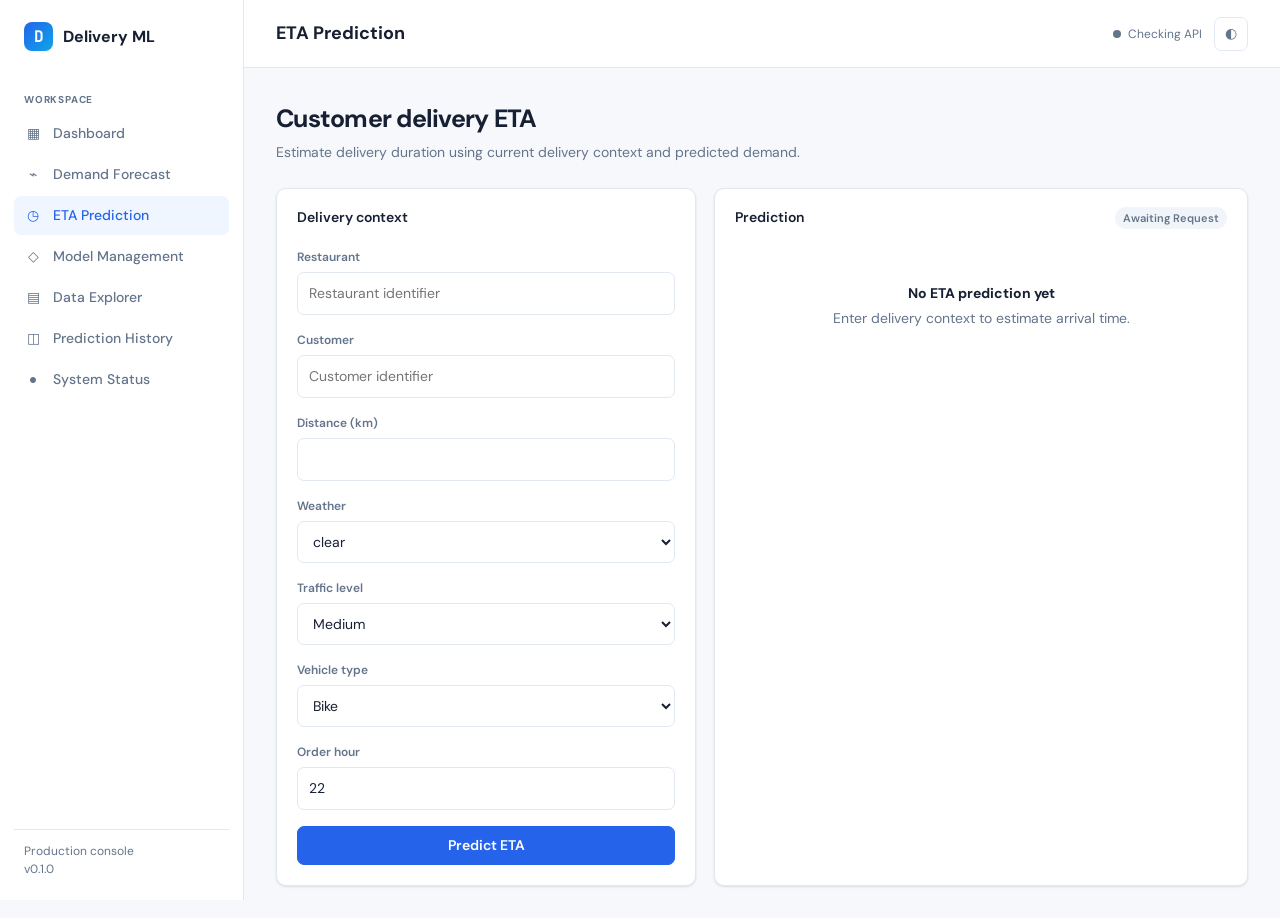
<file: frontend/eta.html>
<!doctype html>
<html lang="en"><head><meta charset="utf-8"><meta name="viewport" content="width=device-width, initial-scale=1"><meta name="api-base-url" content=""><title>ETA Prediction · Delivery ML Platform</title><link rel="preconnect" href="https://fonts.googleapis.com"><link rel="preconnect" href="https://fonts.gstatic.com" crossorigin><link href="https://fonts.googleapis.com/css2?family=DM+Sans:wght@400;500;600;700&family=JetBrains+Mono:wght@500&display=swap" rel="stylesheet"><link rel="stylesheet" href="css/style.css"><link rel="stylesheet" href="css/forms.css"></head><body data-page="eta"><div id="app"></div><script type="module" src="js/eta.js"></script></body></html>
</file>
<file: frontend/css/style.css>
:root { --bg:#f6f8fb; --surface:#fff; --surface-alt:#f1f5f9; --text:#172033; --muted:#64748b; --border:#e2e8f0; --blue:#2563eb; --blue-weak:#eff6ff; --green:#059669; --green-weak:#ecfdf5; --amber:#d97706; --red:#dc2626; --shadow:0 1px 3px rgba(15,23,42,.08),0 1px 2px rgba(15,23,42,.04); --sidebar:244px; }
[data-theme="dark"] { --bg:#0f172a; --surface:#172033; --surface-alt:#1e293b; --text:#e5edf9; --muted:#94a3b8; --border:#29364a; --blue:#60a5fa; --blue-weak:#172b4d; --green:#34d399; --green-weak:#123a34; --amber:#fbbf24; --red:#fb7185; --shadow:0 1px 3px rgba(0,0,0,.3); }
* { box-sizing:border-box; } body { margin:0; min-width:320px; background:var(--bg); color:var(--text); font:14px/1.5 "DM Sans",sans-serif; } button,input,select { font:inherit; } button { cursor:pointer; } a { color:inherit; text-decoration:none; }
.sr-only { position:absolute; width:1px; height:1px; padding:0; margin:-1px; overflow:hidden; clip:rect(0,0,0,0); white-space:nowrap; border:0; }
.app-shell { display:grid; grid-template-columns:var(--sidebar) minmax(0,1fr); min-height:100vh; }.sidebar { position:fixed; z-index:20; width:var(--sidebar); height:100vh; display:flex; flex-direction:column; padding:22px 14px; background:var(--surface); border-right:1px solid var(--border); }.brand { display:flex; align-items:center; gap:10px; padding:0 10px 25px; font-weight:700; font-size:16px; }.brand-mark { display:grid; place-items:center; width:29px; height:29px; border-radius:8px; color:#fff; background:linear-gradient(135deg,#2563eb,#0ea5e9); font-family:"JetBrains Mono",monospace; }.nav-label { margin:16px 10px 7px; color:var(--muted); font-size:10px; font-weight:700; letter-spacing:.08em; text-transform:uppercase; }.nav-item { display:flex; align-items:center; gap:11px; padding:9px 10px; margin:2px 0; border-radius:7px; color:var(--muted); font-weight:500; }.nav-item:hover { color:var(--text); background:var(--surface-alt); }.nav-item.active { color:var(--blue); background:var(--blue-weak); }.nav-icon { width:18px; text-align:center; }.sidebar-footer { margin-top:auto; padding:12px 10px 0; border-top:1px solid var(--border); color:var(--muted); font-size:12px; }
.main { grid-column:2; min-width:0; }.topbar { position:sticky; top:0; z-index:10; display:flex; align-items:center; justify-content:space-between; height:68px; padding:0 32px; background:color-mix(in srgb,var(--surface) 94%,transparent); border-bottom:1px solid var(--border); backdrop-filter:blur(12px); }.topbar-title { margin:0; font-size:18px; }.topbar-actions { display:flex; align-items:center; gap:12px; }.icon-button { display:grid; place-items:center; width:34px; height:34px; color:var(--muted); background:transparent; border:1px solid var(--border); border-radius:7px; }.icon-button:hover { color:var(--text); background:var(--surface-alt); }.api-indicator { display:flex; align-items:center; gap:7px; color:var(--muted); font-size:12px; }.dot { width:8px; height:8px; border-radius:50%; background:var(--muted); }.dot.healthy { background:var(--green); box-shadow:0 0 0 3px var(--green-weak); }.dot.failed { background:var(--red); }.content { max-width:1600px; padding:32px; margin:auto; }.page-heading { display:flex; align-items:flex-start; justify-content:space-between; gap:16px; margin-bottom:25px; }.page-heading h1 { margin:0; font-size:25px; letter-spacing:-.03em; }.page-heading p { margin:4px 0 0; color:var(--muted); }.grid { display:grid; gap:18px; }.grid.metrics { grid-template-columns:repeat(4,minmax(0,1fr)); }.grid.two { grid-template-columns:repeat(2,minmax(0,1fr)); }.grid.three { grid-template-columns:repeat(3,minmax(0,1fr)); }.card { background:var(--surface); border:1px solid var(--border); border-radius:10px; box-shadow:var(--shadow); }.card-header { display:flex; align-items:center; justify-content:space-between; gap:10px; padding:18px 20px 0; }.card-title { margin:0; font-size:14px; font-weight:600; }.card-body { padding:20px; }.metric-card { min-height:122px; padding:18px; }.metric-label { color:var(--muted); font-size:12px; font-weight:500; }.metric-value { display:block; margin-top:9px; font-family:"JetBrains Mono",monospace; font-size:24px; font-weight:500; letter-spacing:-.05em; }.metric-note { display:block; margin-top:8px; color:var(--muted); font-size:11px; }.status-badge { display:inline-flex; align-items:center; gap:5px; padding:3px 8px; border-radius:999px; background:var(--surface-alt); color:var(--muted); font-size:11px; font-weight:600; text-transform:capitalize; }.status-badge.healthy,.status-badge.active,.status-badge.success { color:var(--green); background:var(--green-weak); }.status-badge.failed,.status-badge.error { color:var(--red); background:#fef2f2; }.status-badge.warning { color:var(--amber); background:#fffbeb; }.mono { font-family:"JetBrains Mono",monospace; font-size:12px; }
.table-wrap { overflow:auto; }.data-table { width:100%; border-collapse:collapse; white-space:nowrap; }.data-table th { padding:11px 16px; color:var(--muted); background:var(--surface-alt); border-bottom:1px solid var(--border); font-size:11px; font-weight:700; letter-spacing:.04em; text-align:left; text-transform:uppercase; }.data-table td { padding:13px 16px; border-bottom:1px solid var(--border); font-size:13px; }.data-table tr:last-child td { border:0; }.data-table tbody tr:hover { background:var(--surface-alt); }.empty-state { padding:34px 20px; color:var(--muted); text-align:center; }.empty-state strong { display:block; color:var(--text); margin-bottom:4px; }.spinner { width:22px; height:22px; border:3px solid var(--border); border-top-color:var(--blue); border-radius:50%; animation:spin .7s linear infinite; }.loading { display:flex; justify-content:center; align-items:center; min-height:160px; } @keyframes spin { to { transform:rotate(360deg); } }
.toast-container { position:fixed; right:22px; bottom:22px; z-index:50; display:grid; gap:9px; max-width:360px; }.toast { padding:12px 14px; color:#fff; background:#172033; border-radius:8px; box-shadow:0 8px 20px rgba(15,23,42,.2); animation:appear .2s ease-out; }.toast.error { background:#b91c1c; }.toast.success { background:#047857; } @keyframes appear { from { opacity:0; transform:translateY(8px); } }
@media (max-width:1000px) { .grid.metrics { grid-template-columns:repeat(2,minmax(0,1fr)); } .sidebar { width:64px; padding:18px 8px; }.app-shell { grid-template-columns:64px minmax(0,1fr); }.brand span,.nav-item span:not(.nav-icon),.nav-label,.sidebar-footer { display:none; }.brand { padding:0 9px 24px; }.nav-item { justify-content:center; }.main { grid-column:2; } } @media (max-width:700px) { .sidebar { display:none; }.app-shell { display:block; }.topbar { padding:0 18px; }.topbar-title { font-size:15px; }.content { padding:20px 16px; }.grid.metrics,.grid.two,.grid.three { grid-template-columns:1fr; }.page-heading { display:block; }.page-heading > * + * { margin-top:14px; } .api-indicator { display:none; } }
</file>
<file: frontend/css/forms.css>
.prediction-layout { display:grid; grid-template-columns:minmax(300px,420px) minmax(0,1fr); gap:18px; }.form-grid { display:grid; gap:16px; }.form-field { display:grid; gap:6px; }.form-field label { color:var(--muted); font-size:12px; font-weight:600; }.form-field input,.form-field select { width:100%; padding:10px 11px; color:var(--text); background:var(--surface); border:1px solid var(--border); border-radius:7px; outline:none; }.form-field input:focus,.form-field select:focus { border-color:var(--blue); box-shadow:0 0 0 3px var(--blue-weak); }.button { display:inline-flex; align-items:center; justify-content:center; gap:8px; min-height:39px; padding:0 14px; color:#fff; background:var(--blue); border:1px solid var(--blue); border-radius:7px; font-weight:600; }.button:hover { filter:brightness(.96); }.button:disabled { cursor:not-allowed; opacity:.65; }.result-hero { display:flex; align-items:end; justify-content:space-between; gap:15px; padding:8px 0 22px; border-bottom:1px solid var(--border); }.result-label { color:var(--muted); font-size:12px; font-weight:600; }.result-value { margin-top:5px; font-family:"JetBrains Mono",monospace; font-size:38px; letter-spacing:-.06em; }.result-grid { display:grid; grid-template-columns:repeat(3,1fr); gap:12px; padding-top:20px; }.result-item { padding:12px; background:var(--surface-alt); border-radius:8px; }.result-item span { display:block; color:var(--muted); font-size:11px; }.result-item strong { display:block; margin-top:5px; font-size:15px; }.chart-container { position:relative; height:310px; }.tabs { display:flex; gap:5px; overflow:auto; margin-bottom:16px; }.tab { padding:8px 11px; color:var(--muted); background:transparent; border:0; border-radius:6px; font-weight:600; white-space:nowrap; }.tab.active { color:var(--blue); background:var(--blue-weak); }.toolbar { display:flex; align-items:center; justify-content:space-between; gap:12px; margin-bottom:16px; }.search { width:min(320px,100%); padding:9px 11px; color:var(--text); background:var(--surface); border:1px solid var(--border); border-radius:7px; }.pagination { display:flex; align-items:center; justify-content:flex-end; gap:8px; padding:16px; color:var(--muted); }.pagination button { padding:5px 9px; color:var(--text); background:var(--surface); border:1px solid var(--border); border-radius:6px; }.pagination button:disabled { opacity:.45; } @media (max-width:900px) { .prediction-layout { grid-template-columns:1fr; } }.status-grid { display:grid; gap:12px; }.status-row { display:flex; align-items:center; justify-content:space-between; gap:12px; padding:15px; background:var(--surface-alt); border-radius:8px; }.status-row small { display:block; color:var(--muted); margin-top:2px; }
</file>
